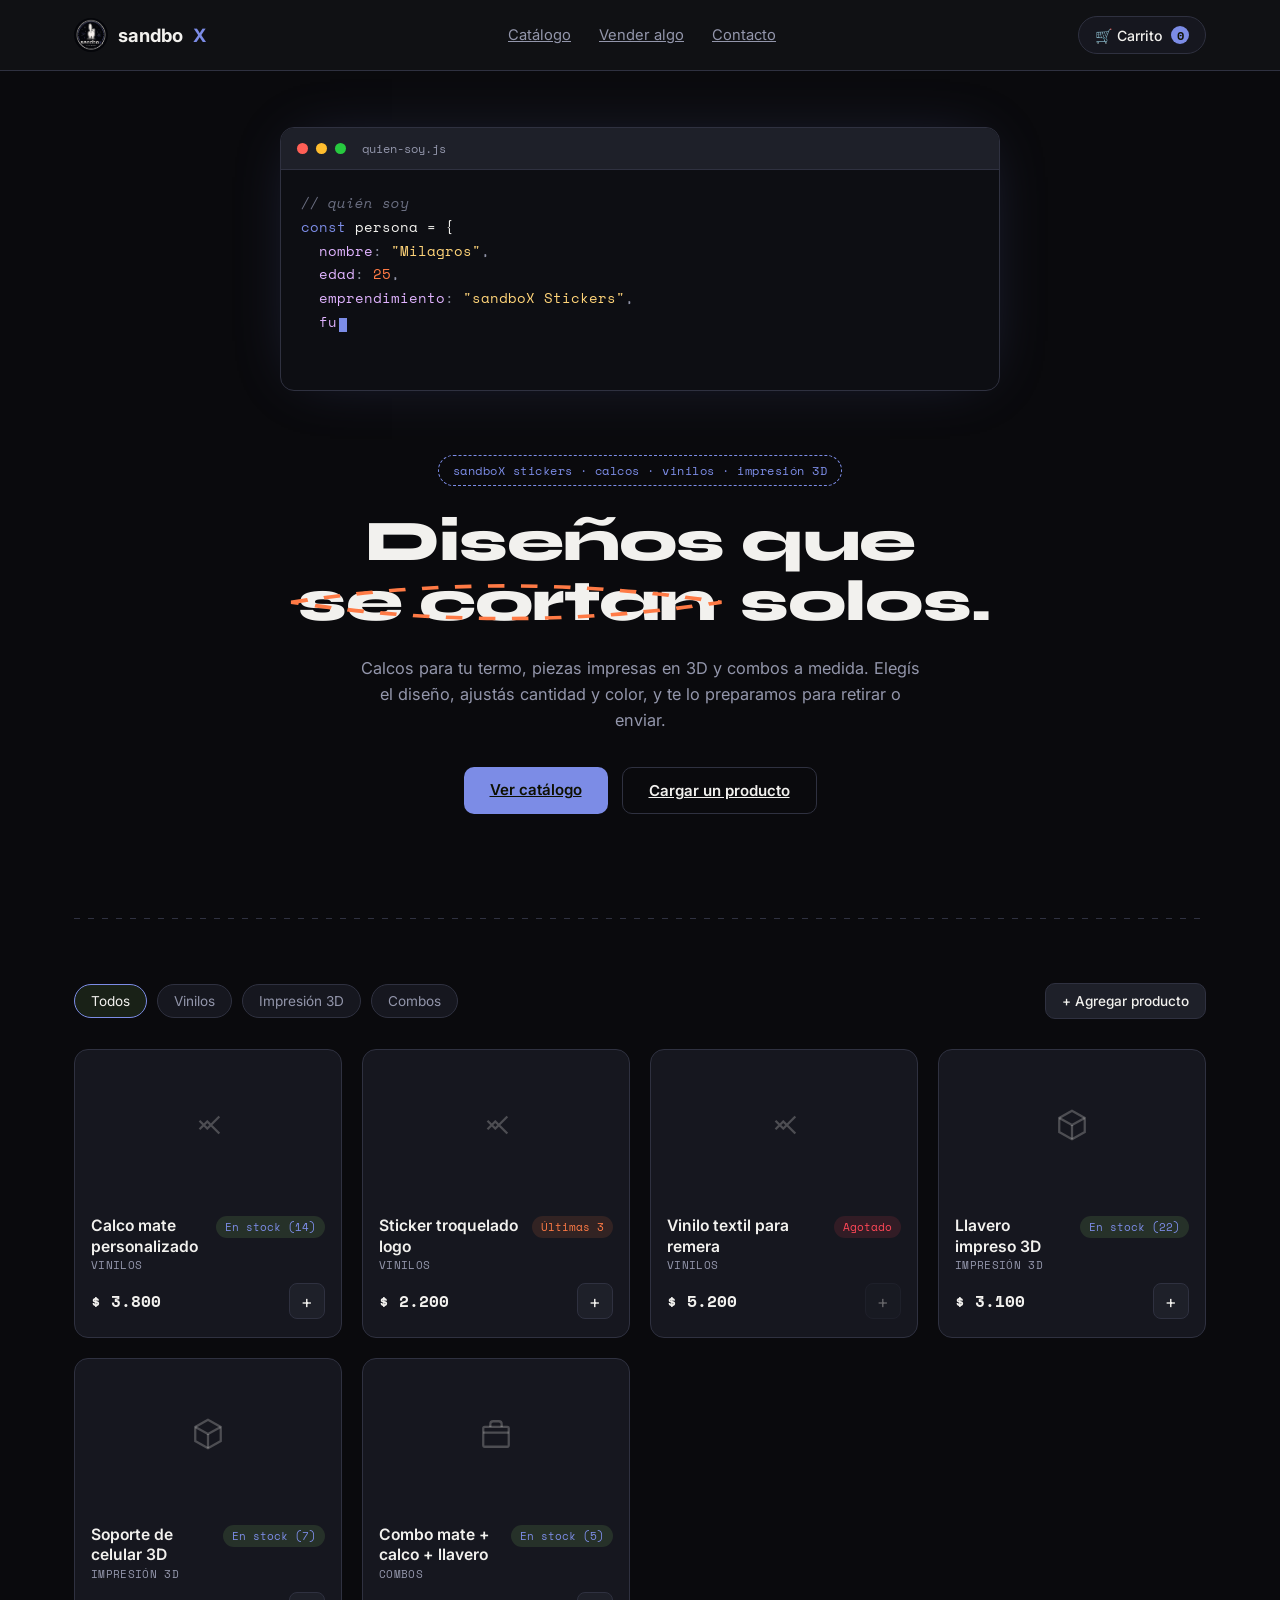
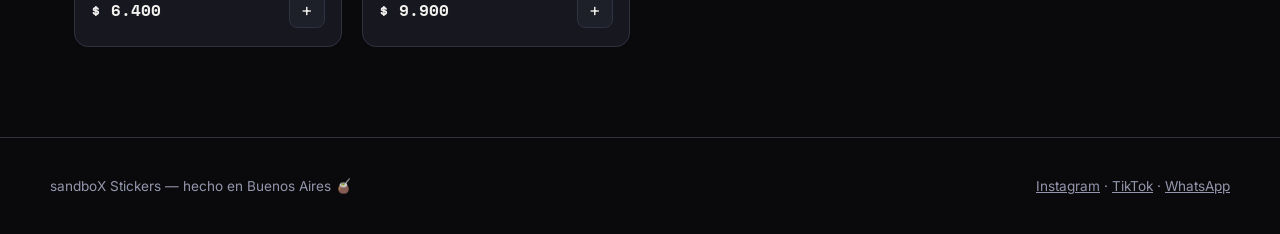
<file: index .html>
<!DOCTYPE html>
<html lang="es-AR">
<head>
<meta charset="UTF-8">
<meta name="viewport" content="width=device-width, initial-scale=1.0">
<title>sandboX Stickers — Calcos, vinilos e impresión 3D</title>
<link rel="icon" type="image/png" href="assets/logo.png">
<link rel="preconnect" href="https://fonts.googleapis.com">
<link rel="preconnect" href="https://fonts.gstatic.com" crossorigin>
<link href="https://fonts.googleapis.com/css2?family=Syne:wght@600;700;800&family=Inter:wght@400;500;600&family=Space+Mono:wght@400;700&display=swap" rel="stylesheet">
<style>
  :root{
    --bg: #0a0a0d;
    --panel: #16171f;
    --panel-2: #1e2029;
    --line: #2f3140;
    --text: #f2f1ee;
    --text-dim: #9396ab;
    --green: #7c8ce6;
    --orange: #ff7a45;
    --red: #ff4757;
    --radius: 14px;
  }
  *{ box-sizing: border-box; }
  html{ scroll-behavior: smooth; }
  body{
    margin:0;
    background: var(--bg);
    color: var(--text);
    font-family: 'Inter', sans-serif;
    -webkit-font-smoothing: antialiased;
  }
  h1,h2,h3, .display{ font-family:'Syne', sans-serif; letter-spacing:-0.02em; }
  .mono{ font-family:'Space Mono', monospace; }
  a{ color: inherit; }
  button{ font-family: inherit; cursor:pointer; }
  :focus-visible{ outline: 2px solid var(--green); outline-offset: 2px; }

  /* ---------- layout helpers ---------- */
  .wrap{ max-width: 1180px; margin: 0 auto; padding: 0 24px; }
  .perforation{
    height: 1px;
    background-image: repeating-linear-gradient(90deg, var(--line) 0 6px, transparent 6px 14px);
    margin: 64px 0;
  }

  /* ---------- header ---------- */
  header{
    position: sticky; top:0; z-index: 40;
    background: rgba(18,19,23,0.85);
    backdrop-filter: blur(10px);
    border-bottom: 1px solid var(--line);
  }
  .nav{ display:flex; align-items:center; justify-content:space-between; padding: 16px 24px; }
  .logo{ display:flex; align-items:center; gap:10px; font-size: 1.15rem; font-weight:700; }
  .logo-img{ width:34px; height:34px; border-radius:50%; object-fit:cover; }
  .logo-x{ color: var(--green); }
  .nav-links{ display:flex; gap:28px; font-size:0.92rem; color: var(--text-dim); }
  .nav-links a:hover{ color: var(--text); }
  .cart-btn{
    position:relative; display:flex; align-items:center; gap:8px;
    background: var(--panel); border:1px solid var(--line); color: var(--text);
    padding: 9px 16px; border-radius: 999px; font-size:0.88rem; font-weight:500;
    transition: border-color .15s ease;
  }
  .cart-btn:hover{ border-color: var(--green); }
  .cart-count{
    background: var(--green); color:#0e1000; font-family:'Space Mono',monospace;
    font-size:0.72rem; font-weight:700; min-width:18px; height:18px; border-radius:999px;
    display:flex; align-items:center; justify-content:center; padding: 0 4px;
  }

  /* ---------- hero ---------- */
  /* ---------- presentación (terminal) ---------- */
  .intro{ padding: 56px 24px 8px; }
  .terminal{
    max-width: 720px; margin: 0 auto;
    background: #0d0e13; border:1px solid var(--line); border-radius: var(--radius);
    overflow:hidden; box-shadow: 0 0 60px -20px rgba(124,140,230,0.25);
  }
  .terminal-head{
    display:flex; align-items:center; gap:8px;
    padding: 12px 16px; background: var(--panel-2); border-bottom:1px solid var(--line);
  }
  .term-dot{ width:11px; height:11px; border-radius:50%; }
  .term-dot.r{ background:#ff5f56; }
  .term-dot.y{ background:#ffbd2e; }
  .term-dot.g{ background:#27c93f; }
  .terminal-title{
    margin-left:8px; font-family:'Space Mono',monospace; font-size:0.75rem; color: var(--text-dim);
  }
  .terminal-body{
    margin:0; padding: 22px 20px 26px; font-family:'Space Mono',monospace; font-size:0.85rem;
    line-height:1.75; white-space:pre-wrap; word-break:break-word; min-height: 220px;
  }
  .tline{ min-height:1.75em; }
  .cm{ color:#6b6f82; font-style:italic; }
  .kw{ color: var(--green); }
  .key{ color:#e0b3ff; }
  .str{ color:#ffd479; }
  .num{ color: var(--orange); }
  .punct{ color: var(--text-dim); }
  .code{ color: var(--text); }
  .out-label{ color:#6b6f82; font-style:italic; }
  .out-text{ color: var(--text); font-style:normal; }
  .cursor{
    display:inline-block; width:8px; height:1em; background: var(--green);
    vertical-align:text-bottom; margin-left:2px; animation: blink 1s step-end infinite;
  }
  @keyframes blink{ 50%{ opacity:0; } }

  .hero{ padding: 56px 24px 40px; text-align:center; }
  .hero-tag{
    display:inline-block; font-family:'Space Mono',monospace; font-size:0.78rem;
    color: var(--green); border:1px dashed var(--green); border-radius:999px;
    padding: 5px 14px; margin-bottom: 26px; letter-spacing: 0.04em;
  }
  .hero h1{ font-size: clamp(2.1rem, 5vw, 3.6rem); line-height:1.05; margin:0 auto; max-width: 820px; font-weight:800; }
  .hero h1 .cut{
    position:relative; display:inline-block; padding: 0 8px;
  }
  .hero h1 .cut svg{ position:absolute; inset:-6px -4px; width:calc(100% + 8px); height:calc(100% + 12px); }
  .hero h1 .cut path{
    fill:none; stroke: var(--orange); stroke-width:2; stroke-dasharray: 6 6;
    stroke-dashoffset: 300; animation: draw 2.2s ease forwards .3s;
  }
  @keyframes draw{ to{ stroke-dashoffset: 0; } }
  .hero p{ color: var(--text-dim); max-width: 560px; margin: 22px auto 34px; font-size:1.02rem; line-height:1.6; }
  .cta-row{ display:flex; gap:14px; justify-content:center; flex-wrap:wrap; }
  .btn{
    border:none; border-radius: 10px; padding: 13px 26px; font-weight:600; font-size:0.94rem;
    transition: transform .12s ease, opacity .15s ease;
  }
  .btn:active{ transform: scale(0.97); }
  .btn-primary{ background: var(--green); color:#0e1000; }
  .btn-primary:hover{ opacity:0.88; }
  .btn-ghost{ background: transparent; color: var(--text); border:1px solid var(--line); }
  .btn-ghost:hover{ border-color: var(--text-dim); }

  /* ---------- controls row ---------- */
  .controls{ display:flex; align-items:center; justify-content:space-between; gap: 16px; flex-wrap:wrap; margin-bottom: 30px; }
  .chips{ display:flex; gap:10px; flex-wrap:wrap; }
  .chip{
    background: var(--panel); border:1px solid var(--line); color: var(--text-dim);
    padding: 8px 16px; border-radius: 999px; font-size:0.85rem; transition: all .15s ease;
  }
  .chip.active, .chip:hover{ border-color: var(--green); color: var(--text); }
  .chip.active{ background: rgba(159,232,113,0.1); }
  .add-toggle{
    background: var(--panel-2); border:1px solid var(--line); color: var(--text);
    padding: 9px 16px; border-radius: 10px; font-size:0.85rem; font-weight:500;
  }
  .add-toggle:hover{ border-color: var(--orange); }

  /* ---------- add product form ---------- */
  .add-form{
    display:none; background: var(--panel); border:1px solid var(--line); border-radius: var(--radius);
    padding: 22px; margin-bottom: 34px;
  }
  .add-form.open{ display:block; }
  .add-form h3{ margin:0 0 16px; font-size:1.05rem; }
  .form-grid{ display:grid; grid-template-columns: repeat(auto-fit, minmax(160px,1fr)); gap:14px; }
  .field label{ display:block; font-size:0.75rem; color: var(--text-dim); margin-bottom:6px; text-transform:uppercase; letter-spacing:0.04em; }
  .field input, .field select{
    width:100%; background: var(--bg); border:1px solid var(--line); color: var(--text);
    padding:10px 12px; border-radius:8px; font-size:0.9rem; font-family:inherit;
  }
  .field input:focus, .field select:focus{ border-color: var(--green); }
  .add-form .btn{ margin-top: 18px; }

  /* ---------- product grid ---------- */
  .grid{ display:grid; grid-template-columns: repeat(auto-fill, minmax(250px,1fr)); gap: 20px; padding-bottom: 90px; }
  .card{
    background: var(--panel); border:1px solid var(--line); border-radius: var(--radius);
    overflow:hidden; position:relative; display:flex; flex-direction:column;
    transition: border-color .18s ease, transform .18s ease;
  }
  .card:hover{ transform: translateY(-3px); border-color: transparent; }
  .card:hover .cut-outline{ opacity:1; }
  .cut-outline{
    position:absolute; inset:0; border-radius: var(--radius); pointer-events:none;
    border: 2px dashed var(--green); opacity:0; transition: opacity .18s ease;
  }
  .thumb{
    height: 150px; display:flex; align-items:center; justify-content:center;
    font-family:'Syne',sans-serif; font-weight:700; font-size:2rem; color: rgba(237,237,234,0.25);
    position:relative; overflow:hidden;
  }
  .thumb img{ width:100%; height:100%; object-fit:cover; }
  .card-body{ padding: 16px 16px 18px; display:flex; flex-direction:column; gap:10px; flex:1; }
  .card-top{ display:flex; justify-content:space-between; align-items:flex-start; gap:8px; }
  .card-name{ font-weight:600; font-size:0.98rem; line-height:1.3; }
  .card-cat{ font-family:'Space Mono',monospace; font-size:0.68rem; color: var(--text-dim); text-transform:uppercase; letter-spacing:0.03em; }
  .stock-badge{
    font-family:'Space Mono',monospace; font-size:0.68rem; padding:3px 9px; border-radius:999px;
    white-space:nowrap; height:fit-content;
  }
  .stock-ok{ background: rgba(159,232,113,0.12); color: var(--green); }
  .stock-low{ background: rgba(255,122,69,0.12); color: var(--orange); }
  .stock-out{ background: rgba(255,71,87,0.12); color: var(--red); }
  .card-bottom{ display:flex; justify-content:space-between; align-items:center; margin-top:auto; }
  .price{ font-family:'Space Mono',monospace; font-weight:700; font-size:1.02rem; }
  .add-cart-btn{
    background: var(--panel-2); border:1px solid var(--line); color: var(--text);
    width: 36px; height:36px; border-radius:8px; font-size:1.1rem; display:flex; align-items:center; justify-content:center;
  }
  .add-cart-btn:hover:not(:disabled){ background: var(--green); color:#0e1000; border-color: var(--green); }
  .add-cart-btn:disabled{ opacity:0.35; cursor:not-allowed; }

  /* ---------- cart drawer ---------- */
  .overlay{
    position:fixed; inset:0; background: rgba(0,0,0,0.55); opacity:0; pointer-events:none;
    transition: opacity .2s ease; z-index:60;
  }
  .overlay.open{ opacity:1; pointer-events:auto; }
  .drawer{
    position:fixed; top:0; right:0; height:100%; width:min(400px,92vw);
    background: var(--panel); border-left:1px solid var(--line);
    transform: translateX(100%); transition: transform .25s ease; z-index:70;
    display:flex; flex-direction:column;
  }
  .drawer.open{ transform: translateX(0); }
  .drawer-head{ padding: 22px; border-bottom:1px solid var(--line); display:flex; justify-content:space-between; align-items:center; }
  .drawer-head h3{ margin:0; font-size:1.1rem; }
  .close-btn{ background:none; border:none; color: var(--text-dim); font-size:1.4rem; line-height:1; }
  .close-btn:hover{ color: var(--text); }
  .drawer-items{ flex:1; overflow-y:auto; padding: 12px 22px; }
  .empty-cart{ color: var(--text-dim); font-size:0.9rem; text-align:center; margin-top:60px; }
  .line-item{ display:flex; gap:12px; padding: 16px 0; border-bottom:1px solid var(--line); }
  .line-thumb{ width:52px; height:52px; border-radius:8px; background: var(--panel-2); flex-shrink:0; display:flex; align-items:center; justify-content:center; font-family:'Syne',sans-serif; font-weight:700; color: rgba(237,237,234,0.3); overflow:hidden; }
  .line-thumb img{ width:100%; height:100%; object-fit:cover; }
  .line-info{ flex:1; min-width:0; }
  .line-name{ font-size:0.88rem; font-weight:500; }
  .line-cat{ font-family:'Space Mono',monospace; font-size:0.65rem; color: var(--text-dim); text-transform:uppercase; }
  .line-controls{ display:flex; align-items:center; gap:10px; margin-top:8px; }
  .qty-btn{ width:22px; height:22px; border-radius:6px; background: var(--panel-2); border:1px solid var(--line); color:var(--text); font-size:0.85rem; display:flex; align-items:center; justify-content:center; }
  .qty-val{ font-family:'Space Mono',monospace; font-size:0.85rem; min-width:16px; text-align:center; }
  .line-price{ font-family:'Space Mono',monospace; font-size:0.85rem; margin-left:auto; }
  .remove-btn{ background:none; border:none; color: var(--red); font-size:0.75rem; margin-top:6px; padding:0; }
  .drawer-foot{ padding: 20px 22px 24px; border-top:1px solid var(--line); }
  .subtotal-row{ display:flex; justify-content:space-between; font-size:0.95rem; margin-bottom:16px; }
  .subtotal-row .val{ font-family:'Space Mono',monospace; font-weight:700; }
  .checkout-btn{ width:100%; background: var(--green); color:#0e1000; }

  footer{ border-top:1px solid var(--line); padding: 40px 24px; }
  .foot-wrap{ max-width:1180px; margin:0 auto; display:flex; justify-content:space-between; flex-wrap:wrap; gap:16px; color: var(--text-dim); font-size:0.85rem; }
  .foot-wrap a{ color: var(--text-dim); }
  .foot-wrap a:hover{ color: var(--green); }

  @media (max-width: 640px){
    .nav-links{ display:none; }
    .hero{ padding-top:40px; }
    .terminal-body{ font-size:0.78rem; padding:18px 14px 22px; }
  }
  @media (prefers-reduced-motion: reduce){
    *{ animation-duration: 0.01ms !important; transition-duration: 0.01ms !important; }
  }
</style>
</head>
<body>

<header>
  <div class="nav wrap">
    <div class="logo"><img src="assets/logo.png" alt="sandboX Stickers" class="logo-img"> sandbo<span class="logo-x">X</span></div>
    <nav class="nav-links">
      <a href="#catalogo">Catálogo</a>
      <a href="#agregar">Vender algo</a>
      <a href="#contacto">Contacto</a>
    </nav>
    <button class="cart-btn" id="cartToggle" aria-label="Abrir carrito">
      🛒 Carrito <span class="cart-count" id="cartCount">0</span>
    </button>
  </div>
</header>

<section class="intro">
  <div class="terminal">
    <div class="terminal-head">
      <span class="term-dot r"></span><span class="term-dot y"></span><span class="term-dot g"></span>
      <span class="terminal-title">quien-soy.js</span>
    </div>
    <pre class="terminal-body" id="terminalBody"></pre>
  </div>
</section>

<section class="hero">
  <div class="wrap">
    <span class="hero-tag">sandboX stickers · calcos · vinilos · impresión 3D</span>
    <h1>Diseños que <span class="cut">se cortan
      <svg viewBox="0 0 160 40" preserveAspectRatio="none"><path d="M2,20 Q80,2 158,20 Q80,38 2,20 Z"/></svg>
    </span> solos.</h1>
    <p>Calcos para tu termo, piezas impresas en 3D y combos a medida. Elegís el diseño, ajustás cantidad y color, y te lo preparamos para retirar o enviar.</p>
    <div class="cta-row">
      <a href="#catalogo" class="btn btn-primary">Ver catálogo</a>
      <a href="#agregar" class="btn btn-ghost">Cargar un producto</a>
    </div>
  </div>
</section>

<div class="wrap">
  <div class="perforation"></div>

  <div id="catalogo">
    <div class="controls">
      <div class="chips" id="chipRow"></div>
      <button class="add-toggle" id="addToggle">+ Agregar producto</button>
    </div>

    <form class="add-form" id="addForm">
      <h3>Cargar un producto nuevo</h3>
      <div class="form-grid">
        <div class="field">
          <label for="pName">Nombre</label>
          <input id="pName" required placeholder="Ej: Calco mate personalizado">
        </div>
        <div class="field">
          <label for="pCat">Categoría</label>
          <input id="pCat" list="catList" required placeholder="Ej: Vinilos">
          <datalist id="catList"></datalist>
        </div>
        <div class="field">
          <label for="pPrice">Precio (ARS)</label>
          <input id="pPrice" type="number" min="0" step="1" required placeholder="4500">
        </div>
        <div class="field">
          <label for="pStock">Stock</label>
          <input id="pStock" type="number" min="0" step="1" required placeholder="10">
        </div>
        <div class="field">
          <label for="pImg">Imagen (URL, opcional)</label>
          <input id="pImg" type="url" placeholder="https://...">
        </div>
      </div>
      <button type="submit" class="btn btn-primary">Guardar producto</button>
    </form>

    <div class="grid" id="grid"></div>
  </div>
</div>

<footer id="contacto">
  <div class="foot-wrap">
    <span>sandboX Stickers — hecho en Buenos Aires 🧉</span>
    <span>
      <a href="https://www.instagram.com/sandbox2401" target="_blank" rel="noopener">Instagram</a> ·
      <a href="https://www.tiktok.com/@sandbox2401" target="_blank" rel="noopener">TikTok</a> ·
      <a href="https://wa.me/5491130157309" target="_blank" rel="noopener">WhatsApp</a>
    </span>
  </div>
</footer>

<div class="overlay" id="overlay"></div>
<aside class="drawer" id="drawer" aria-label="Carrito de compras">
  <div class="drawer-head">
    <h3>Tu carrito</h3>
    <button class="close-btn" id="closeDrawer" aria-label="Cerrar carrito">×</button>
  </div>
  <div class="drawer-items" id="drawerItems"></div>
  <div class="drawer-foot">
    <div class="subtotal-row"><span>Subtotal</span><span class="val" id="subtotal">$0</span></div>
    <button class="btn checkout-btn" id="checkoutBtn">Finalizar por WhatsApp</button>
  </div>
</aside>

<script>
  // ---------- estado en memoria (se reinicia al recargar la página) ----------
  let products = [
    { id: 1, name: "Calco mate personalizado", category: "Vinilos", price: 3800, stock: 14, image: "" },
    { id: 2, name: "Sticker troquelado logo", category: "Vinilos", price: 2200, stock: 3, image: "" },
    { id: 3, name: "Vinilo textil para remera", category: "Vinilos", price: 5200, stock: 0, image: "" },
    { id: 4, name: "Llavero impreso 3D", category: "Impresión 3D", price: 3100, stock: 22, image: "" },
    { id: 5, name: "Soporte de celular 3D", category: "Impresión 3D", price: 6400, stock: 7, image: "" },
    { id: 6, name: "Combo mate + calco + llavero", category: "Combos", price: 9900, stock: 5, image: "" },
  ];
  let nextId = 7;
  let cart = []; // { id, qty }
  let activeCategory = "Todos";

  const money = n => new Intl.NumberFormat('es-AR', { style:'currency', currency:'ARS', maximumFractionDigits:0 }).format(n);

  function iconFor(category){
    const c = category.toLowerCase();
    if (c.includes('3d')) {
      return `<svg width="34" height="34" viewBox="0 0 24 24" fill="none" stroke="currentColor" stroke-width="1.6"><path d="M12 2 3 7v10l9 5 9-5V7z"/><path d="M3 7l9 5 9-5"/><path d="M12 12v10"/></svg>`;
    }
    if (c.includes('combo')) {
      return `<svg width="34" height="34" viewBox="0 0 24 24" fill="none" stroke="currentColor" stroke-width="1.6"><rect x="3" y="7" width="18" height="14" rx="1"/><path d="M3 11h18M8 7V5a2 2 0 0 1 2-2h4a2 2 0 0 1 2 2v2"/></svg>`;
    }
    return `<svg width="34" height="34" viewBox="0 0 24 24" fill="none" stroke="currentColor" stroke-width="1.6"><path d="M6 9l6 6M6 15l6-6M20 6l-9 9M20 18l-9-9"/></svg>`;
  }

  function stockBadge(stock){
    if (stock <= 0) return `<span class="stock-badge stock-out">Agotado</span>`;
    if (stock <= 3) return `<span class="stock-badge stock-low">Últimas ${stock}</span>`;
    return `<span class="stock-badge stock-ok">En stock (${stock})</span>`;
  }

  function renderChips(){
    const cats = ["Todos", ...new Set(products.map(p => p.category))];
    document.getElementById('chipRow').innerHTML = cats.map(c =>
      `<button class="chip ${c === activeCategory ? 'active' : ''}" data-cat="${c}">${c}</button>`
    ).join('');
    document.getElementById('catList').innerHTML = [...new Set(products.map(p => p.category))]
      .map(c => `<option value="${c}">`).join('');
  }

  function renderGrid(){
    const list = activeCategory === "Todos" ? products : products.filter(p => p.category === activeCategory);
    const grid = document.getElementById('grid');
    if (!list.length){
      grid.innerHTML = `<p style="color:var(--text-dim)">Todavía no hay productos en esta categoría.</p>`;
      return;
    }
    grid.innerHTML = list.map(p => `
      <div class="card">
        <div class="cut-outline"></div>
        <div class="thumb">
          ${p.image ? `<img src="${p.image}" alt="${p.name}">` : iconFor(p.category)}
        </div>
        <div class="card-body">
          <div class="card-top">
            <div>
              <div class="card-name">${p.name}</div>
              <div class="card-cat">${p.category}</div>
            </div>
            ${stockBadge(p.stock)}
          </div>
          <div class="card-bottom">
            <span class="price">${money(p.price)}</span>
            <button class="add-cart-btn" data-add="${p.id}" ${p.stock<=0 ? 'disabled' : ''} aria-label="Agregar ${p.name} al carrito">+</button>
          </div>
        </div>
      </div>
    `).join('');
  }

  function renderCart(){
    const items = cart.map(ci => ({ ...products.find(p => p.id === ci.id), qty: ci.qty }));
    const count = items.reduce((s,i) => s + i.qty, 0);
    document.getElementById('cartCount').textContent = count;

    const box = document.getElementById('drawerItems');
    if (!items.length){
      box.innerHTML = `<p class="empty-cart">Tu carrito está vacío.<br>Agregá algo del catálogo.</p>`;
    } else {
      box.innerHTML = items.map(i => `
        <div class="line-item">
          <div class="line-thumb">${i.image ? `<img src="${i.image}" alt="">` : iconFor(i.category)}</div>
          <div class="line-info">
            <div class="line-name">${i.name}</div>
            <div class="line-cat">${i.category}</div>
            <div class="line-controls">
              <button class="qty-btn" data-dec="${i.id}">−</button>
              <span class="qty-val">${i.qty}</span>
              <button class="qty-btn" data-inc="${i.id}">+</button>
              <span class="line-price">${money(i.price * i.qty)}</span>
            </div>
            <button class="remove-btn" data-remove="${i.id}">Quitar</button>
          </div>
        </div>
      `).join('');
    }
    const subtotal = items.reduce((s,i) => s + i.price * i.qty, 0);
    document.getElementById('subtotal').textContent = money(subtotal);
  }

  function addToCart(id){
    const product = products.find(p => p.id === id);
    const inCart = cart.find(ci => ci.id === id);
    const currentQty = inCart ? inCart.qty : 0;
    if (currentQty >= product.stock) return;
    if (inCart) inCart.qty++;
    else cart.push({ id, qty: 1 });
    renderCart();
  }

  function changeQty(id, delta){
    const inCart = cart.find(ci => ci.id === id);
    const product = products.find(p => p.id === id);
    if (!inCart) return;
    const newQty = inCart.qty + delta;
    if (newQty <= 0){ cart = cart.filter(ci => ci.id !== id); }
    else if (newQty <= product.stock){ inCart.qty = newQty; }
    renderCart();
  }

  // ---------- eventos ----------
  document.getElementById('chipRow').addEventListener('click', e => {
    const btn = e.target.closest('[data-cat]');
    if (!btn) return;
    activeCategory = btn.dataset.cat;
    renderChips(); renderGrid();
  });

  document.getElementById('grid').addEventListener('click', e => {
    const btn = e.target.closest('[data-add]');
    if (!btn) return;
    addToCart(Number(btn.dataset.add));
  });

  document.getElementById('drawerItems').addEventListener('click', e => {
    const inc = e.target.closest('[data-inc]');
    const dec = e.target.closest('[data-dec]');
    const rem = e.target.closest('[data-remove]');
    if (inc) changeQty(Number(inc.dataset.inc), 1);
    if (dec) changeQty(Number(dec.dataset.dec), -1);
    if (rem){ cart = cart.filter(ci => ci.id !== Number(rem.dataset.remove)); renderCart(); }
  });

  const overlay = document.getElementById('overlay');
  const drawer = document.getElementById('drawer');
  function openCart(){ overlay.classList.add('open'); drawer.classList.add('open'); }
  function closeCart(){ overlay.classList.remove('open'); drawer.classList.remove('open'); }
  document.getElementById('cartToggle').addEventListener('click', openCart);
  document.getElementById('closeDrawer').addEventListener('click', closeCart);
  overlay.addEventListener('click', closeCart);

  document.getElementById('addToggle').addEventListener('click', () => {
    document.getElementById('addForm').classList.toggle('open');
  });

  document.getElementById('addForm').addEventListener('submit', e => {
    e.preventDefault();
    const name = document.getElementById('pName').value.trim();
    const category = document.getElementById('pCat').value.trim();
    const price = Number(document.getElementById('pPrice').value);
    const stock = Number(document.getElementById('pStock').value);
    const image = document.getElementById('pImg').value.trim();
    if (!name || !category) return;
    products.push({ id: nextId++, name, category, price, stock, image });
    e.target.reset();
    e.target.classList.remove('open');
    renderChips(); renderGrid();
  });

  document.getElementById('checkoutBtn').addEventListener('click', () => {
    if (!cart.length) return;
    const items = cart.map(ci => ({ ...products.find(p => p.id === ci.id), qty: ci.qty }));
    const lines = items.map(i => `• ${i.qty}x ${i.name} — ${money(i.price * i.qty)}`).join('%0A');
    const subtotal = items.reduce((s,i) => s + i.price * i.qty, 0);
    const phone = "5491130157309"; // tu WhatsApp real
    const msg = `Hola! Quiero encargar:%0A${lines}%0A%0ATotal: ${money(subtotal)}`;
    window.open(`https://wa.me/${phone}?text=${msg}`, '_blank');
  });

  // ---------- presentación tipo terminal ----------
  const introLines = [
    { parts: [{ t: "// quién soy", c: "cm" }] },
    { parts: [{ t: "const", c: "kw" }, { t: " persona = {", c: "code" }] },
    { parts: [{ t: "  nombre", c: "key" }, { t: ": ", c: "punct" }, { t: '"Milagros"', c: "str" }, { t: ",", c: "punct" }] },
    { parts: [{ t: "  edad", c: "key" }, { t: ": ", c: "punct" }, { t: "25", c: "num" }, { t: ",", c: "punct" }] },
    { parts: [{ t: "  emprendimiento", c: "key" }, { t: ": ", c: "punct" }, { t: '"sandboX Stickers"', c: "str" }, { t: ",", c: "punct" }] },
    { parts: [{ t: "  fundado", c: "key" }, { t: ": ", c: "punct" }, { t: "2022", c: "num" }, { t: ",", c: "punct" }] },
    { parts: [{ t: "  estudios", c: "key" }, { t: ": ", c: "punct" }, { t: '"Lic. en Informática"', c: "str" }, { t: ",", c: "punct" }] },
    { parts: [{ t: "};", c: "code" }] },
    { parts: [{ t: "", c: "code" }] },
    { parts: [{ t: "console", c: "kw" }, { t: ".log(persona.mensaje)", c: "code" }, { t: ";", c: "punct" }] },
    { parts: [{ t: "// salida:", c: "cm" }] },
    {
      word: true,
      parts: [{ t: "¡Hola! Me llamo Milagros y tengo 25 años. Armé este emprendimiento en el 2022 con la idea de emprender. Estoy estudiando la Licenciatura en Informática y este es el primero de muchos proyectos. Espero sean Bienvenidos :)", c: "out-text" }]
    },
  ];

  function wait(ms){ return new Promise(r => setTimeout(r, ms)); }

  async function typeTerminal(){
    const body = document.getElementById('terminalBody');
    body.innerHTML = '';
    const cursor = document.createElement('span');
    cursor.className = 'cursor';

    const reduceMotion = window.matchMedia('(prefers-reduced-motion: reduce)').matches;

    for (const line of introLines){
      const lineEl = document.createElement('div');
      lineEl.className = 'tline';
      body.appendChild(lineEl);

      if (reduceMotion){
        lineEl.innerHTML = line.parts.map(p => `<span class="${p.c}">${p.t}</span>`).join('');
        continue;
      }

      if (line.word){
        const span = document.createElement('span');
        span.className = line.parts[0].c;
        lineEl.appendChild(span);
        lineEl.appendChild(cursor);
        const words = line.parts[0].t.split(' ');
        for (let i = 0; i < words.length; i++){
          span.textContent += (i === 0 ? '' : ' ') + words[i];
          await wait(90);
        }
      } else {
        for (const part of line.parts){
          const span = document.createElement('span');
          span.className = part.c;
          lineEl.appendChild(span);
          lineEl.appendChild(cursor);
          for (const ch of part.t){
            span.textContent += ch;
            await wait(14);
          }
        }
      }
    }
    body.appendChild(cursor);
  }

  typeTerminal();

  renderChips();
  renderGrid();
  renderCart();
</script>
</body>
</html>
</file>
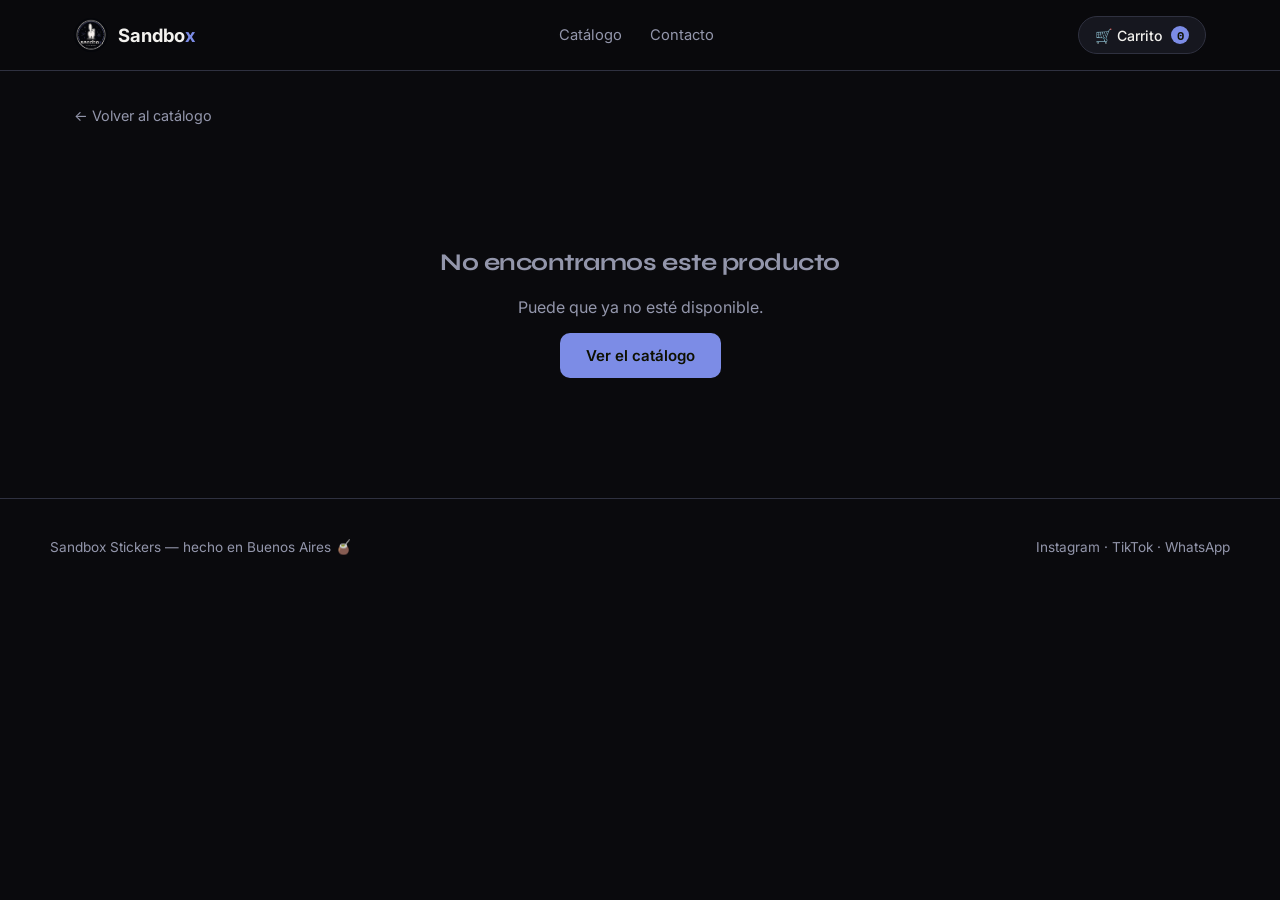
<file: producto.html>
<!DOCTYPE html>
<html lang="es-AR">
<head>
<meta charset="UTF-8">
<meta name="viewport" content="width=device-width, initial-scale=1.0">
<title>Producto — Sandbox Stickers</title>
<link rel="icon" type="image/png" href="assets/logo.png">
<link rel="preconnect" href="https://fonts.googleapis.com">
<link rel="preconnect" href="https://fonts.gstatic.com" crossorigin>
<link href="https://fonts.googleapis.com/css2?family=Syne:wght@600;700;800&family=Inter:wght@400;500;600&family=Space+Mono:wght@400;700&display=swap" rel="stylesheet">
<link rel="stylesheet" href="estilos.css">
</head>
<body>

<header>
  <div class="nav wrap">
    <a class="logo" href="index.html"><img src="assets/logo.png" alt="Sandbox Stickers" class="logo-img"><span>Sandbo<span class="logo-x">x</span></span></a>
    <nav class="nav-links">
      <a href="index.html#catalogo">Catálogo</a>
      <a href="index.html#contacto">Contacto</a>
    </nav>
    <button class="btn-carrito" id="botonCarrito" aria-label="Abrir carrito">
      🛒 Carrito <span class="contador-carrito" id="contadorCarrito">0</span>
    </button>
  </div>
</header>

<main class="wrap">
  <a class="volver" href="index.html#catalogo">← Volver al catálogo</a>
  <div id="contenido"></div>
</main>

<footer id="contacto">
  <div class="pie-contenido">
    <span>Sandbox Stickers — hecho en Buenos Aires 🧉</span>
    <span>
      <a href="https://www.instagram.com/sandbox2401" target="_blank" rel="noopener">Instagram</a> ·
      <a href="https://www.tiktok.com/@sandbox2401" target="_blank" rel="noopener">TikTok</a> ·
      <a href="https://wa.me/5491130157309" target="_blank" rel="noopener">WhatsApp</a>
    </span>
  </div>
</footer>

<script src="productos.js"></script>
<script src="carrito.js"></script>
<script>
  /* =====================================================================
     PÁGINA DE PRODUCTO
     La dirección es producto.html?id=4  ->  muestra el producto con id 4
     ===================================================================== */

  function obtenerIdDeLaDireccion(){
    const parametros = new URLSearchParams(window.location.search);
    return Number(parametros.get('id'));
  }

  function dibujarProducto(){
    const contenido = document.getElementById('contenido');
    const producto = buscarProducto(obtenerIdDeLaDireccion());

    if (!producto){
      contenido.innerHTML = `
        <div class="no-encontrado">
          <h2>No encontramos este producto</h2>
          <p>Puede que ya no esté disponible.</p>
          <a class="btn btn-principal" href="index.html#catalogo">Ver el catálogo</a>
        </div>`;
      return;
    }

    document.title = `${producto.nombre} — Sandbox Stickers`;

    const mensajeConsulta = `Hola! Quiero consultar por: ${producto.nombre} (${formatearPrecio(producto.precio)})`;
    const linkConsulta = `https://wa.me/${TELEFONO_WHATSAPP}?text=${encodeURIComponent(mensajeConsulta)}`;
    const fotos = listaDeImagenes(producto);

    contenido.innerHTML = `
      <div class="detalle">
                <div class="galeria">
          <div class="detalle-imagen" id="imagenPrincipal">${armarMiniatura(producto)}</div>
          ${fotos.length > 1 ? `
            <div class="miniaturas">
              ${fotos.map((ruta, i) => `
                <button class="miniatura-foto ${i === 0 ? 'activa' : ''}" data-foto="${ruta}" aria-label="Ver foto ${i + 1}">
                  <img src="${ruta}" alt="" onerror="this.closest('button').remove()">
                </button>
              `).join('')}
            </div>` : ''}
        </div>
                <div class="detalle-info">
          <span class="detalle-categoria">${producto.categoria}${producto.subcategoria ? ' · ' + producto.subcategoria : ''}</span>
          <h1>${producto.nombre}</h1>
          <div class="detalle-precio">${formatearPrecio(producto.precio)}</div>
          ${textoDelProducto(producto) ? `<p class="detalle-texto">${textoDelProducto(producto)}</p>` : ''}
          ${producto.detalle ? `<p class="detalle-texto">${producto.detalle}</p>` : ''}
          <div class="caja-plazo"><strong>Tiempo de entrega:</strong> ${AVISO_PLAZO}</div>
          <div class="detalle-botones">
            <button class="btn btn-principal" id="botonAgregar">Agregar al carrito</button>
            <a class="btn btn-borde" href="${linkConsulta}" target="_blank" rel="noopener">Consultar por WhatsApp</a>
          </div>
        </div>
      </div>
    `;

    document.getElementById('botonAgregar').addEventListener('click', () => {
      agregarAlCarrito(producto.id);
      abrirCarrito();
    });

        document.querySelectorAll('.miniatura-foto').forEach(boton => {
      boton.addEventListener('click', () => {
        document.getElementById('imagenPrincipal').innerHTML =
          iconoPara(producto.categoria) +
          `<img src="${boton.dataset.foto}" alt="${producto.nombre}" onerror="this.remove()">`;
        document.querySelectorAll('.miniatura-foto').forEach(b => b.classList.remove('activa'));
        boton.classList.add('activa');
      });
    });
  }

  iniciarCarrito();
  dibujarProducto();
</script>
</body>
</html>
</file>
<file: estilos.css>
:root{
  --bg: #0a0a0d;
  --panel: #16171f;
  --panel-2: #1e2029;
  --line: #2f3140;
  --text: #f2f1ee;
  --text-dim: #9396ab;
  --acento: #7c8ce6;
  --naranja: #ff7a45;
  --rojo: #ff4757;
  --radius: 14px;
}
*{ box-sizing: border-box; }
html{ scroll-behavior: smooth; }
body{
  margin:0;
  background: var(--bg);
  color: var(--text);
  font-family: 'Inter', sans-serif;
  -webkit-font-smoothing: antialiased;
}
h1,h2,h3{ font-family:'Syne', sans-serif; letter-spacing:-0.02em; }
a{ color: inherit; }
button{ font-family: inherit; cursor:pointer; }
:focus-visible{ outline: 2px solid var(--acento); outline-offset: 2px; }

/* ---------- estructura ---------- */
.wrap{ max-width: 1180px; margin: 0 auto; padding: 0 24px; }
.perforacion{
  height: 1px;
  background-image: repeating-linear-gradient(90deg, var(--line) 0 6px, transparent 6px 14px);
  margin: 64px 0;
}

/* ---------- encabezado ---------- */
header{
  position: sticky; top:0; z-index: 40;
  background: rgba(10,10,13,0.85);
  backdrop-filter: blur(10px);
  border-bottom: 1px solid var(--line);
}
.nav{ display:flex; align-items:center; justify-content:space-between; padding: 16px 24px; }
.logo{ display:flex; align-items:center; gap:10px; font-size: 1.15rem; font-weight:700; text-decoration:none; }
.logo-img{ width:34px; height:34px; border-radius:50%; object-fit:cover; }
.logo-x{ color: var(--acento); }
.nav-links{ display:flex; gap:28px; font-size:0.92rem; color: var(--text-dim); }
.nav-links a{ text-decoration:none; }
.nav-links a:hover{ color: var(--text); }
.btn-carrito{
  display:flex; align-items:center; gap:8px;
  background: var(--panel); border:1px solid var(--line); color: var(--text);
  padding: 9px 16px; border-radius: 999px; font-size:0.88rem; font-weight:500;
  transition: border-color .15s ease;
}
.btn-carrito:hover{ border-color: var(--acento); }
.contador-carrito{
  background: var(--acento); color:#0e1000; font-family:'Space Mono',monospace;
  font-size:0.72rem; font-weight:700; min-width:18px; height:18px; border-radius:999px;
  display:flex; align-items:center; justify-content:center; padding: 0 4px;
}

/* ---------- presentación (terminal) ---------- */
.presentacion{ padding: 56px 24px 8px; }
.terminal{
  max-width: 720px; margin: 0 auto;
  background: #0d0e13; border:1px solid var(--line); border-radius: var(--radius);
  overflow:hidden; box-shadow: 0 0 60px -20px rgba(124,140,230,0.25);
}
.terminal-cabecera{
  display:flex; align-items:center; gap:8px;
  padding: 12px 16px; background: var(--panel-2); border-bottom:1px solid var(--line);
}
.punto{ width:11px; height:11px; border-radius:50%; }
.punto.r{ background:#ff5f56; }
.punto.y{ background:#ffbd2e; }
.punto.g{ background:#27c93f; }
.terminal-titulo{
  margin-left:8px; font-family:'Space Mono',monospace; font-size:0.75rem; color: var(--text-dim);
}
.terminal-cuerpo{
  margin:0; padding: 22px 20px 26px; font-family:'Space Mono',monospace; font-size:0.85rem;
  line-height:1.75; white-space:pre-wrap; word-break:break-word; min-height: 220px;
}
.linea{ min-height:1.75em; }
.cm{ color:#6b6f82; font-style:italic; }
.kw{ color: var(--acento); }
.key{ color:#e0b3ff; }
.str{ color:#ffd479; }
.num{ color: var(--naranja); }
.punct{ color: var(--text-dim); }
.code{ color: var(--text); }
.out-text{ color: var(--text); }
.cursor{
  display:inline-block; width:8px; height:1em; background: var(--acento);
  vertical-align:text-bottom; margin-left:2px; animation: parpadeo 1s step-end infinite;
}
@keyframes parpadeo{ 50%{ opacity:0; } }

/* ---------- portada ---------- */
.portada{ padding: 56px 24px 20px; text-align:center; }
.portada-etiqueta{
  display:inline-block; font-family:'Space Mono',monospace; font-size:0.78rem;
  color: var(--acento); border:1px dashed var(--acento); border-radius:999px;
  padding: 5px 14px; margin-bottom: 26px; letter-spacing: 0.04em;
}
.portada h1{ font-size: clamp(2.1rem, 5vw, 3.6rem); line-height:1.05; margin:0 auto; max-width: 820px; font-weight:800; }
.portada h1 .corte{ position:relative; display:inline-block; padding: 0 8px; }
.portada h1 .corte svg{ position:absolute; inset:-6px -4px; width:calc(100% + 8px); height:calc(100% + 12px); }
.portada h1 .corte path{
  fill:none; stroke: var(--naranja); stroke-width:2; stroke-dasharray: 6 6;
  stroke-dashoffset: 300; animation: dibujar 2.2s ease forwards .3s;
}
@keyframes dibujar{ to{ stroke-dashoffset: 0; } }
.portada p{ color: var(--text-dim); max-width: 560px; margin: 22px auto 0; font-size:1.02rem; line-height:1.6; }

/* ---------- filtros ---------- */
.filtros{ display:flex; gap:10px; flex-wrap:wrap; margin-bottom: 30px; }
.chip{
  background: var(--panel); border:1px solid var(--line); color: var(--text-dim);
  padding: 8px 16px; border-radius: 999px; font-size:0.85rem; transition: all .15s ease;
}
.chip.activo, .chip:hover{ border-color: var(--acento); color: var(--text); }
.chip.activo{ background: rgba(124,140,230,0.12); }
.filtros-sub{ margin-top:-14px; }
.filtros-sub:empty{ display:none; }
.chip-sub{ font-size:0.8rem; padding:6px 14px; border-style:dashed; }

/* ---------- tarjetas de producto ---------- */
.grilla{ display:grid; grid-template-columns: repeat(auto-fill, minmax(250px,1fr)); gap: 20px; padding-bottom: 90px; }
.tarjeta{
  background: var(--panel); border:1px solid var(--line); border-radius: var(--radius);
  overflow:hidden; position:relative; display:flex; flex-direction:column;
  transition: border-color .18s ease, transform .18s ease;
}
.tarjeta:hover{ transform: translateY(-3px); border-color: transparent; }
.tarjeta:hover .borde-corte{ opacity:1; }
.borde-corte{
  position:absolute; inset:0; border-radius: var(--radius); pointer-events:none;
  border: 2px dashed var(--acento); opacity:0; transition: opacity .18s ease; z-index:2;
}
.tarjeta-link{ display:flex; flex-direction:column; flex:1; text-decoration:none; color:inherit; }
.miniatura{
  height: 190px; display:flex; align-items:center; justify-content:center;
  color: rgba(237,237,234,0.25); position:relative; overflow:hidden; background: var(--panel-2);
}
.miniatura img{ position:absolute; inset:0; width:100%; height:100%; object-fit:contain; padding:10px; }
.tarjeta-info{ padding: 16px 16px 0; display:flex; flex-direction:column; gap:10px; flex:1; }
.tarjeta-nombre{ font-weight:600; font-size:0.98rem; line-height:1.3; }
.tarjeta-link:hover .tarjeta-nombre{ color: var(--acento); }
.tarjeta-categoria{ font-family:'Space Mono',monospace; font-size:0.68rem; color: var(--text-dim); text-transform:uppercase; letter-spacing:0.03em; margin-top:2px; }
.tarjeta-desc{ margin:0; font-size:0.8rem; line-height:1.5; color: var(--text-dim); }
.tarjeta-ver{ font-size:0.78rem; color: var(--acento); }
.tarjeta-pie{ display:flex; justify-content:space-between; align-items:center; padding: 14px 16px 16px; }
.precio{ font-family:'Space Mono',monospace; font-weight:700; font-size:1.02rem; }
.btn-agregar{
  background: var(--panel-2); border:1px solid var(--line); color: var(--text);
  width: 36px; height:36px; border-radius:8px; font-size:1.1rem; display:flex; align-items:center; justify-content:center;
}
.btn-agregar:hover{ background: var(--acento); color:#0e1000; border-color: var(--acento); }

/* ---------- página de producto ---------- */
.volver{ display:inline-block; margin: 36px 0 24px; color: var(--text-dim); text-decoration:none; font-size:0.9rem; }
.volver:hover{ color: var(--acento); }
.detalle{ display:grid; grid-template-columns: 1fr 1fr; gap: 40px; padding-bottom: 90px; align-items:start; }
.detalle-imagen{
  aspect-ratio: 1 / 1; background: var(--panel-2); border:1px solid var(--line); border-radius: var(--radius);
  position:relative; overflow:hidden; display:flex; align-items:center; justify-content:center;
  color: rgba(237,237,234,0.25);
}
.detalle-imagen svg{ width:72px; height:72px; }
.detalle-imagen img{ position:absolute; inset:0; width:100%; height:100%; object-fit:contain; padding:16px; }
.detalle-categoria{ font-family:'Space Mono',monospace; font-size:0.75rem; color: var(--acento); text-transform:uppercase; letter-spacing:0.04em; }
.detalle-info h1{ font-size: clamp(1.6rem, 3.5vw, 2.4rem); margin: 8px 0 14px; line-height:1.15; }
.detalle-precio{ font-family:'Space Mono',monospace; font-weight:700; font-size:1.6rem; margin-bottom:20px; }
.detalle-texto{ color: var(--text-dim); line-height:1.7; font-size:0.97rem; margin: 0 0 16px; }
.caja-plazo{
  border:1px dashed var(--naranja); border-radius:12px; padding:14px 16px; margin: 22px 0;
  font-size:0.88rem; line-height:1.6; color: var(--text);
}
.caja-plazo strong{ color: var(--naranja); }
.detalle-botones{ display:flex; gap:12px; flex-wrap:wrap; }
.btn{
  border:none; border-radius: 10px; padding: 13px 26px; font-weight:600; font-size:0.94rem;
  transition: transform .12s ease, opacity .15s ease; text-decoration:none; display:inline-block; text-align:center;
}
.btn:active{ transform: scale(0.97); }
.btn-principal{ background: var(--acento); color:#0e1000; }
.btn-principal:hover{ opacity:0.88; }
.btn-borde{ background: transparent; color: var(--text); border:1px solid var(--line); }
.btn-borde:hover{ border-color: var(--text-dim); }
.no-encontrado{ text-align:center; padding: 80px 0 120px; color: var(--text-dim); }

/* ---------- carrito ---------- */
.fondo-oscuro{
  position:fixed; inset:0; background: rgba(0,0,0,0.55); opacity:0; pointer-events:none;
  transition: opacity .2s ease; z-index:60;
}
.fondo-oscuro.abierto{ opacity:1; pointer-events:auto; }
.panel-carrito{
  position:fixed; top:0; right:0; height:100%; width:min(400px,92vw);
  background: var(--panel); border-left:1px solid var(--line);
  transform: translateX(100%); transition: transform .25s ease; z-index:70;
  display:flex; flex-direction:column;
}
.panel-carrito.abierto{ transform: translateX(0); }
.carrito-cabecera{ padding: 22px; border-bottom:1px solid var(--line); display:flex; justify-content:space-between; align-items:center; }
.carrito-cabecera h3{ margin:0; font-size:1.1rem; }
.btn-cerrar{ background:none; border:none; color: var(--text-dim); font-size:1.4rem; line-height:1; }
.btn-cerrar:hover{ color: var(--text); }
.carrito-items{ flex:1; overflow-y:auto; padding: 12px 22px; }
.carrito-vacio{ color: var(--text-dim); font-size:0.9rem; text-align:center; margin-top:60px; }
.item{ display:flex; gap:12px; padding: 16px 0; border-bottom:1px solid var(--line); }
.item-miniatura{ width:52px; height:52px; border-radius:8px; background: var(--panel-2); flex-shrink:0; display:flex; align-items:center; justify-content:center; color: rgba(237,237,234,0.3); overflow:hidden; position:relative; }
.item-miniatura svg{ width:26px; height:26px; }
.item-miniatura img{ position:absolute; inset:0; width:100%; height:100%; object-fit:contain; }
.item-info{ flex:1; min-width:0; }
.item-nombre{ font-size:0.88rem; font-weight:500; }
.item-categoria{ font-family:'Space Mono',monospace; font-size:0.65rem; color: var(--text-dim); text-transform:uppercase; }
.item-controles{ display:flex; align-items:center; gap:10px; margin-top:8px; }
.btn-cantidad{ width:22px; height:22px; border-radius:6px; background: var(--panel-2); border:1px solid var(--line); color:var(--text); font-size:0.85rem; display:flex; align-items:center; justify-content:center; }
.cantidad{ font-family:'Space Mono',monospace; font-size:0.85rem; min-width:16px; text-align:center; }
.item-precio{ font-family:'Space Mono',monospace; font-size:0.85rem; margin-left:auto; }
.btn-quitar{ background:none; border:none; color: var(--rojo); font-size:0.75rem; margin-top:6px; padding:0; }
.carrito-pie{ padding: 20px 22px 24px; border-top:1px solid var(--line); }
.fila-total{ display:flex; justify-content:space-between; font-size:0.95rem; margin-bottom:16px; }
.fila-total .valor{ font-family:'Space Mono',monospace; font-weight:700; }
.btn-finalizar{ width:100%; background: var(--acento); color:#0e1000; }
.btn-finalizar:hover{ opacity:0.88; }

/* ---------- pie de página ---------- */
footer{ border-top:1px solid var(--line); padding: 40px 24px; }
.pie-contenido{ max-width:1180px; margin:0 auto; display:flex; justify-content:space-between; flex-wrap:wrap; gap:16px; color: var(--text-dim); font-size:0.85rem; }
.pie-contenido a{ color: var(--text-dim); text-decoration:none; }
.pie-contenido a:hover{ color: var(--acento); }

@media (max-width: 760px){
  .detalle{ grid-template-columns: 1fr; gap: 24px; }
}
@media (max-width: 640px){
  .nav-links{ display:none; }
  .portada{ padding-top:40px; }
  .terminal-cuerpo{ font-size:0.78rem; padding:18px 14px 22px; }
}
@media (prefers-reduced-motion: reduce){
  *{ animation-duration: 0.01ms !important; transition-duration: 0.01ms !important; }
}

/* ---------- galería de fotos del producto ---------- */
.miniaturas{ display:flex; gap:10px; flex-wrap:wrap; margin-top:12px; }
.miniatura-foto{
  width:64px; height:64px; padding:4px; border-radius:10px; border:1px solid var(--line);
  background: var(--panel-2); overflow:hidden; opacity:0.65; transition: opacity .15s ease, border-color .15s ease;
}
.miniatura-foto img{ width:100%; height:100%; object-fit:contain; display:block; }
.miniatura-foto:hover{ opacity:1; }
.miniatura-foto.activa{ opacity:1; border-color: var(--acento); }

/* ---------- carrusel de ferias ---------- */
.ferias{ padding-top: 8px; }
.ferias-titulo{ text-align:center; font-size: clamp(1.3rem, 3vw, 1.8rem); margin: 0 0 24px; }
.carrusel{ position:relative; }
.carrusel-pista{
  display:flex; gap:16px; overflow-x:auto; scroll-snap-type:x mandatory;
  scroll-behavior:smooth; padding: 4px 2px 12px; scrollbar-width:none;
  -webkit-mask-image: linear-gradient(to right, transparent, #000 3%, #000 94%, transparent);
          mask-image: linear-gradient(to right, transparent, #000 3%, #000 94%, transparent);
}
.carrusel-pista::-webkit-scrollbar{ display:none; }
.carrusel-foto{
  flex: 0 0 min(340px, 78%); margin:0; scroll-snap-align:start;
  background: transparent;
  border: none;
  border-radius: var(--radius);
  overflow: hidden;
  position: relative;
}
.carrusel-foto img{ display:block; width:100%; aspect-ratio: 4 / 3; object-fit:cover; }

/* si no hay texto, no ocupa lugar */
.carrusel-foto figcaption:empty{ display:none; }

/* si hay texto, se superpone sobre la foto en vez de sumar una franja */
.carrusel-foto figcaption:not(:empty){
  position:absolute; left:0; right:0; bottom:0;
  padding: 24px 14px 10px;
  background: linear-gradient(to top, rgba(10,10,13,0.85), transparent);
  color: var(--text); font-size:0.82rem;
}
.carrusel-btn{
  position:absolute; top:calc(50% - 22px); z-index:3; width:44px; height:44px; border-radius:50%;
  background: rgba(10,10,13,0.8); border:1px solid var(--line); color: var(--text); font-size:1.4rem; line-height:1;
  display:flex; align-items:center; justify-content:center;
}
.carrusel-btn:hover{ border-color: var(--acento); }
.carrusel-prev{ left:-10px; }
.carrusel-next{ right:-10px; }
</file>
